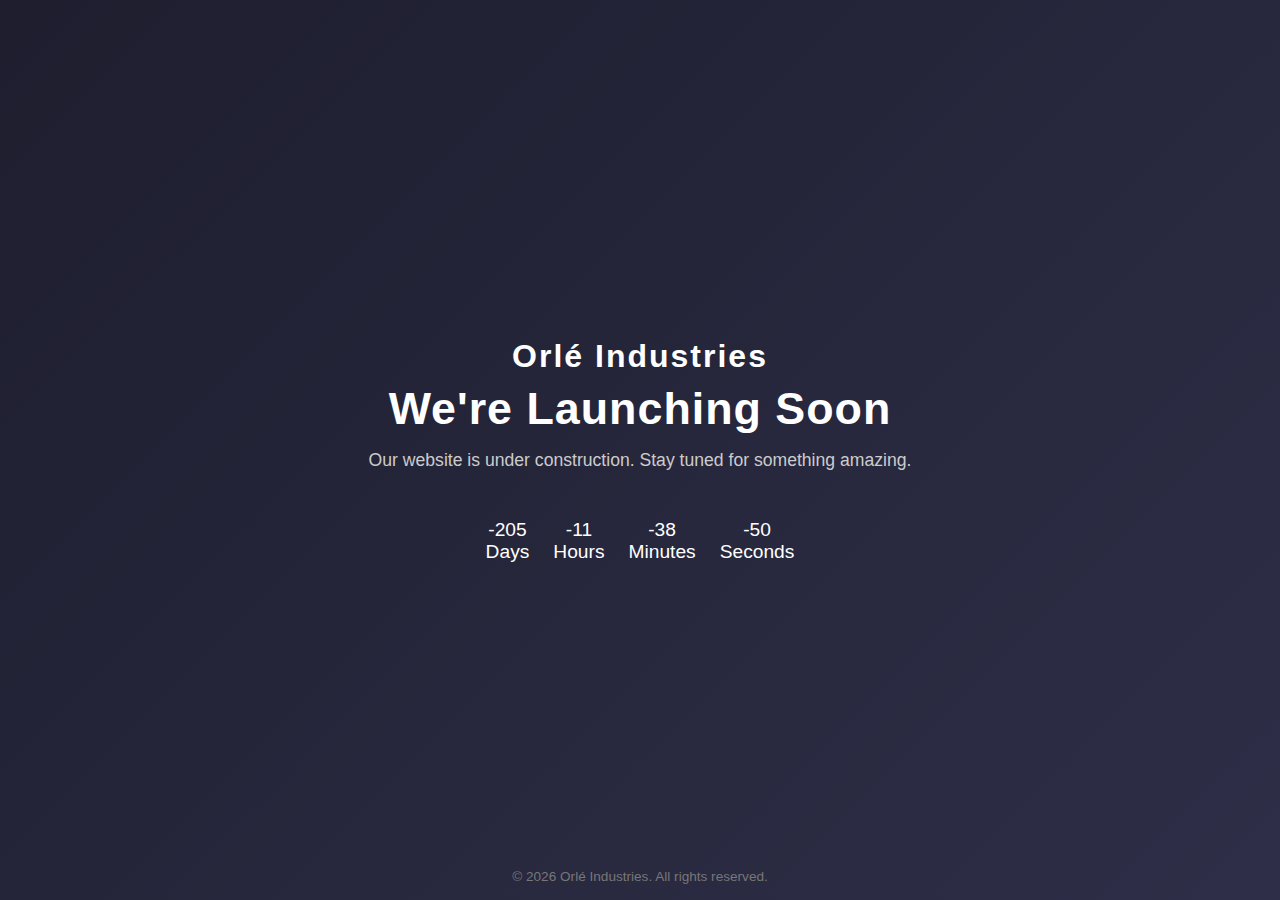
<file: index.html>
<!DOCTYPE html>
<html lang="en">
<head>
  <meta charset="UTF-8" />
  <meta name="viewport" content="width=device-width, initial-scale=1.0"/>
  <title>Orlé Industries | Coming Soon</title>
  <style>
    body {
      margin: 0;
      padding: 0;
      background: linear-gradient(135deg, #1e1e2f, #2e2e48);
      color: #ffffff;
      font-family: 'Segoe UI', Tahoma, Geneva, Verdana, sans-serif;
      display: flex;
      flex-direction: column;
      justify-content: center;
      align-items: center;
      height: 100vh;
      text-align: center;
    }

    h1 {
      font-size: 2.8rem;
      margin: 0;
      letter-spacing: 1px;
    }

    p {
      font-size: 1.1rem;
      color: #ccc;
      margin: 1rem 0 2rem;
    }

    .logo {
      font-size: 2rem;
      font-weight: bold;
      color: #fff;
      letter-spacing: 2px;
      margin-bottom: 0.5rem;
    }

    .countdown {
      display: flex;
      gap: 1.5rem;
      justify-content: center;
      margin-top: 1rem;
    }

    .countdown div {
      font-size: 1.2rem;
    }

    .footer {
      position: absolute;
      bottom: 1rem;
      font-size: 0.85rem;
      color: #777;
    }

    @media (max-width: 600px) {
      h1 { font-size: 2rem; }
      .countdown { gap: 1rem; }
      .countdown div { font-size: 1rem; }
    }
  </style>
</head>
<body>
  <div class="logo">Orlé Industries</div>
  <h1>We're Launching Soon</h1>
  <p>Our website is under construction. Stay tuned for something amazing.</p>

  <div class="countdown" id="countdown">
    <div><span id="days">--</span><br>Days</div>
    <div><span id="hours">--</span><br>Hours</div>
    <div><span id="minutes">--</span><br>Minutes</div>
    <div><span id="seconds">--</span><br>Seconds</div>
  </div>

  <div class="footer">© <span id="year"></span> Orlé Industries. All rights reserved.</div>

  <script>
    //const targetDate = new Date();
    //targetDate.setMonth(targetDate.getMonth() + 1); // Launch in 1 month
    const targetDate = new Date('2026-01-01T00:00:00');


    function updateCountdown() {
      const now = new Date();
      const diff = targetDate - now;

      const days = Math.floor(diff / (1000 * 60 * 60 * 24));
      const hours = Math.floor((diff / (1000 * 60 * 60)) % 24);
      const minutes = Math.floor((diff / (1000 * 60)) % 60);
      const seconds = Math.floor((diff / 1000) % 60);

      document.getElementById("days").textContent = days;
      document.getElementById("hours").textContent = hours;
      document.getElementById("minutes").textContent = minutes;
      document.getElementById("seconds").textContent = seconds;
    }

    document.getElementById("year").textContent = new Date().getFullYear();
    updateCountdown();
    setInterval(updateCountdown, 1000);
  </script>
</body>
</html>
</file>
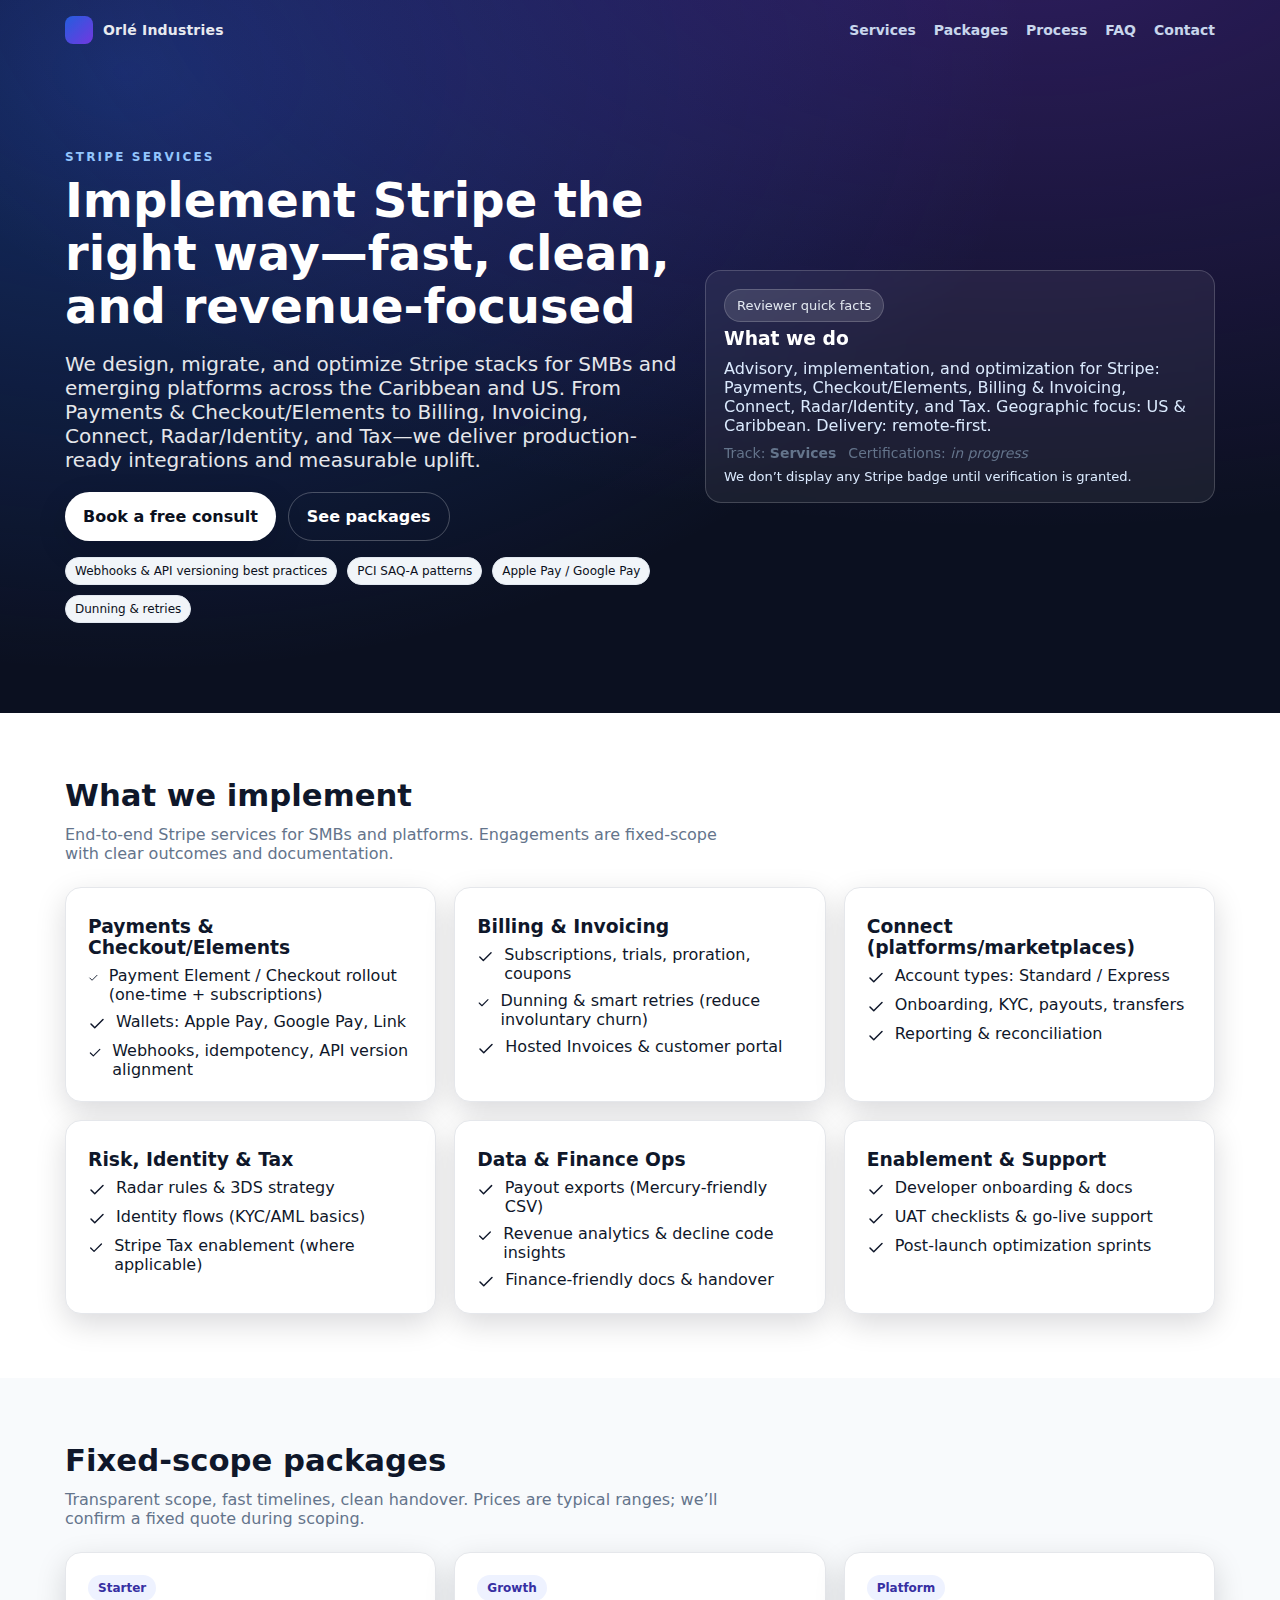
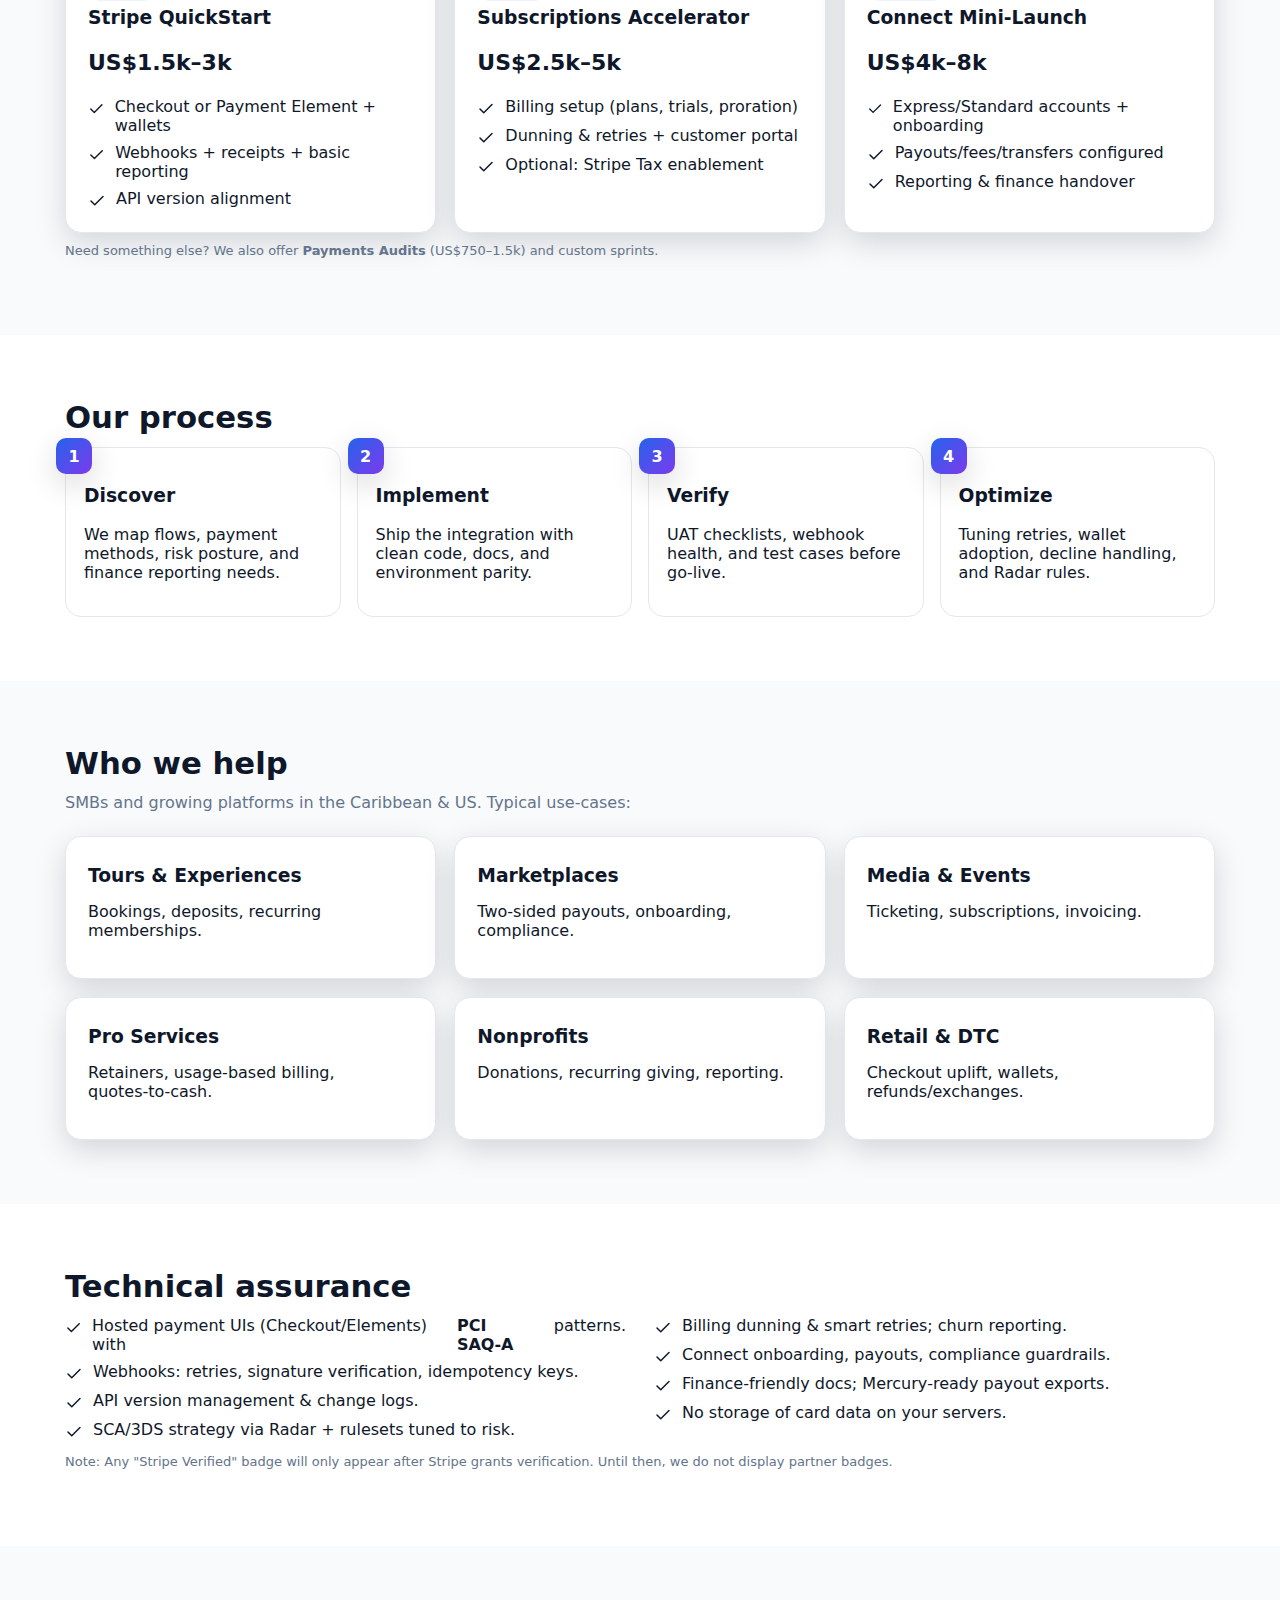
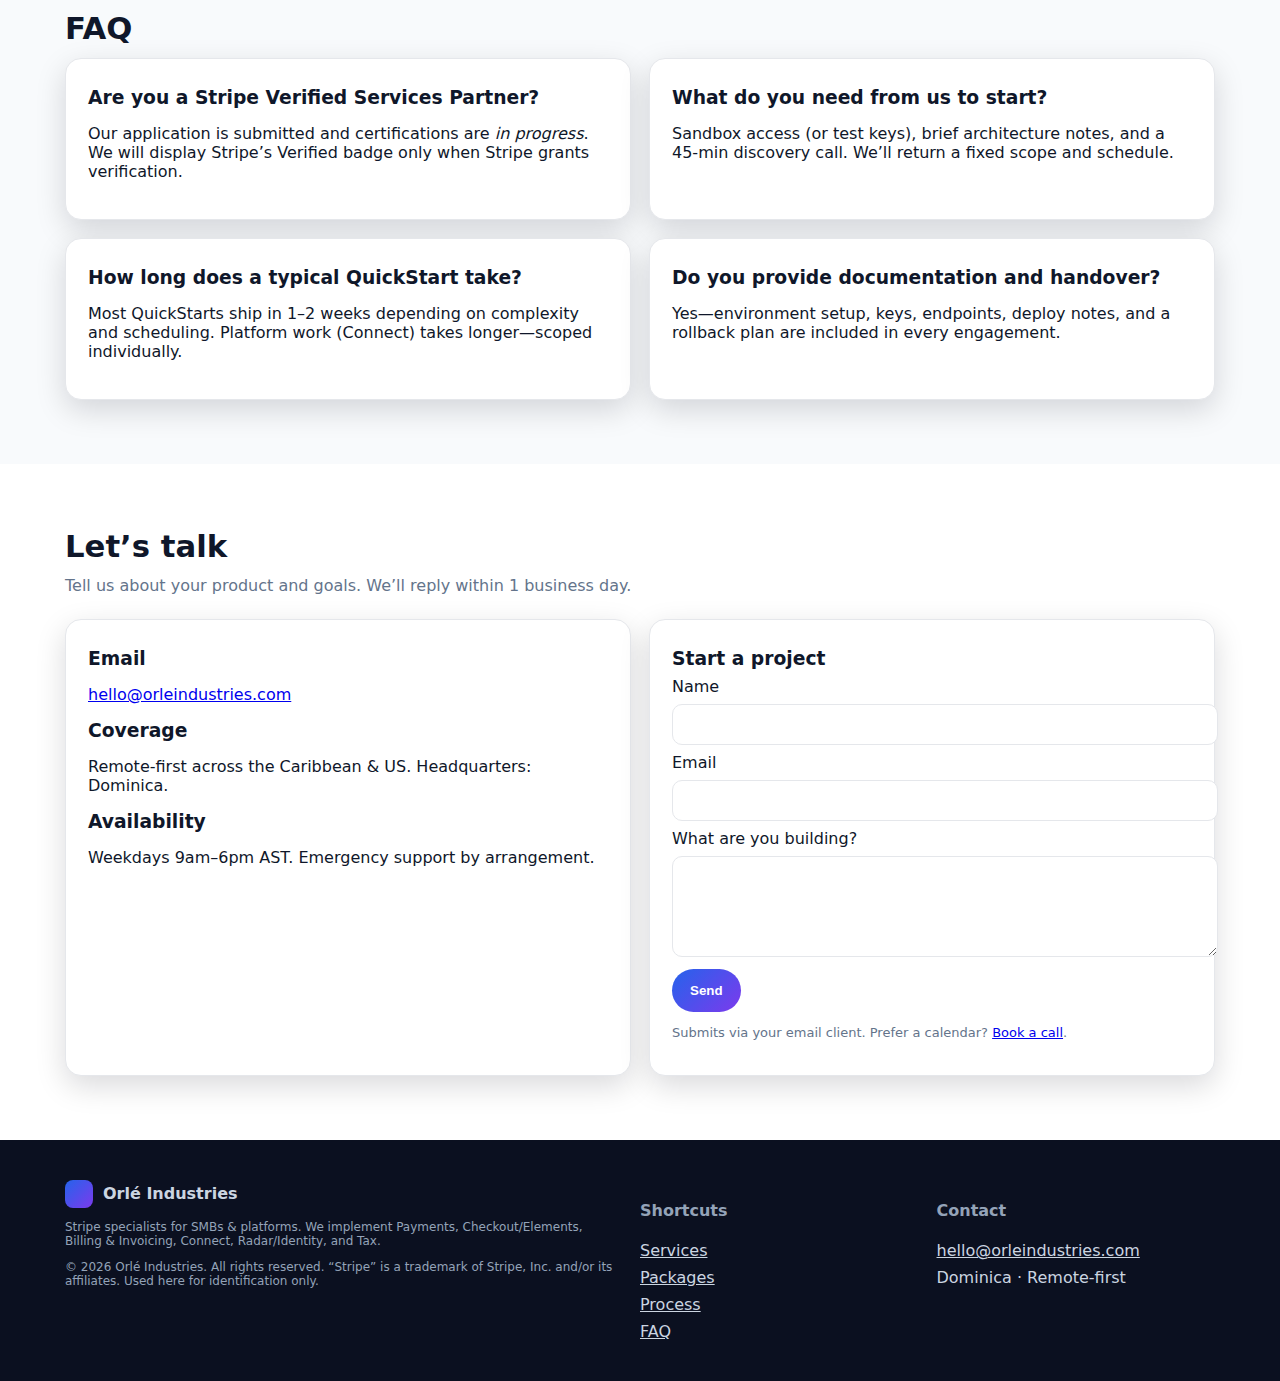
<file: stripe/index.html>
<!doctype html>
<html lang="en">
<head>
  <meta charset="utf-8" />
  <meta name="viewport" content="width=device-width, initial-scale=1" />
  <title>Stripe Implementations & Billing Experts | Orlé Industries</title>
  <meta name="description" content="Orlé Industries is a boutique implementation studio specializing in Stripe—Payments, Checkout/Elements, Billing & Invoicing, Connect, Radar/Identity, and Tax. Fast, clean integrations for SMBs and platforms across the Caribbean & US." />
  <meta name="robots" content="index,follow" />
  <link rel="canonical" href="https://orleindustries.com/stripe" />
  <style>
    :root{
      --bg: #0b1020; /* deep navy */
      --ink: #0f172a; /* slate-900 */
      --ink-2:#1f2937; /* gray-800 */
      --text:#0b1020; /* for light sections */
      --muted:#64748b; /* slate-500 */
      --muted-2:#94a3b8; /* slate-400 */
      --brand:#2563eb; /* blue-600 */
      --brand-2:#7c3aed; /* violet-600 */
      --ok:#16a34a; /* green-600 */
      --warn:#b45309; /* amber-700 */
      --card:#ffffff; 
      --card-2:#f8fafc; /* slate-50 */
      --radius: 16px;
      --shadow: 0 10px 30px rgba(2,6,23,.15);
    }
    html,body{margin:0;padding:0;font-family: ui-sans-serif, system-ui, -apple-system, Segoe UI, Roboto, Ubuntu, Cantarell, "Helvetica Neue", Arial, "Noto Sans", "Apple Color Emoji", "Segoe UI Emoji"; color:#0f172a; background:#fff;}
    /* --- Layout --- */
    .container{max-width:1150px;margin:0 auto;padding:0 20px}
    header.hero{position:relative;overflow:hidden;color:#fff;background: radial-gradient(1200px 600px at 80% -10%, rgba(124,58,237,.3), transparent), radial-gradient(900px 600px at 10% 10%, rgba(37,99,235,.35), transparent), linear-gradient(180deg, #0b1020, #0b1020);}    
    .hero .inner{display:grid;grid-template-columns:1.2fr 1fr;gap:28px;align-items:center;padding:90px 0}
    @media (max-width: 960px){.hero .inner{grid-template-columns:1fr;padding:64px 0}}
    h1{font-size: clamp(28px, 4vw, 48px);line-height:1.1;margin:0 0 14px}
    .lead{font-size: clamp(16px, 1.6vw, 20px);color:#e5e7eb;max-width: 60ch}
    .pill{display:inline-flex;align-items:center;gap:8px;padding:8px 12px;border:1px solid rgba(255,255,255,.18);border-radius:999px;background:rgba(255,255,255,.06);backdrop-filter: blur(6px);font-size:13px;color:#e2e8f0}
    .kicker{color:#93c5fd;text-transform:uppercase;letter-spacing:.18em;font-weight:600;font-size:12px;margin-bottom:10px}

    .btn{appearance:none;border:none;border-radius:999px;padding:14px 18px;font-weight:600;cursor:pointer;display:inline-flex;align-items:center;gap:8px;text-decoration:none}
    .btn-primary{background:#fff;color:#0b1020;box-shadow: var(--shadow)}
    .btn-outline{background:transparent;color:#fff;border:1px solid rgba(255,255,255,.25)}
    .btn:hover{filter:brightness(1.07)}

    .hero-card{background: rgba(255,255,255,.06);border: 1px solid rgba(255,255,255,.18);border-radius: var(--radius);padding:18px;backdrop-filter: blur(8px);}
    .hero-card h3{margin:6px 0 10px;color:#fff}
    .hero-card p{margin:0;color:#dbeafe}

    section{padding:64px 0}
    section.alt{background: var(--card-2)}
    section .section-title{font-size: clamp(22px, 2.4vw, 32px);margin:0 0 12px}
    .sub{color:var(--muted);max-width:65ch;margin:0 0 24px}

    .grid{display:grid;gap:18px}
    .grid.cols-3{grid-template-columns: repeat(3,1fr)}
    .grid.cols-2{grid-template-columns: repeat(2,1fr)}
    @media (max-width: 960px){.grid.cols-3,.grid.cols-2{grid-template-columns:1fr}}

    .card{background:var(--card);border:1px solid #e5e7eb;border-radius:var(--radius);padding:22px;box-shadow: var(--shadow)}
    .card h3{margin:6px 0 8px}
    .meta{display:flex;gap:12px;flex-wrap:wrap;color:var(--muted);font-size:14px}
    .check{display:inline-flex;align-items:center;gap:8px}
    .check svg{flex:0 0 auto}

    .price{font-weight:800;font-size:22px}
    .chip{display:inline-block;padding:6px 10px;border-radius:999px;background:#eef2ff;color:#3730a3;font-size:12px;font-weight:700}
    .tag{display:inline-block;padding:6px 10px;border-radius:999px;background:#ecfeff;color:#155e75;font-size:12px;font-weight:700}

    .list{display:grid;gap:8px;padding-left:0;margin:0}
    .list li{list-style:none;display:flex;align-items:flex-start;gap:10px}
    .list svg{margin-top:3px}

    .cols{columns: 2; column-gap: 28px}
    @media (max-width: 800px){.cols{columns:1}}

    .process{display:grid;gap:16px;grid-template-columns:repeat(4,1fr)}
    @media (max-width: 1000px){.process{grid-template-columns:1fr 1fr}}
    @media (max-width: 640px){.process{grid-template-columns:1fr}}
    .step{position:relative;padding:18px;background:var(--card);border:1px solid #e5e7eb;border-radius:var(--radius)}
    .step .n{position:absolute;top:-10px;left:-10px;height:36px;width:36px;border-radius:10px;background:linear-gradient(135deg,var(--brand),var(--brand-2));color:#fff;display:flex;align-items:center;justify-content:center;font-weight:800;box-shadow: var(--shadow)}

    .note{font-size:13px;color:var(--muted)}
    .ok{color:var(--ok);font-weight:700}
    .warn{color:var(--warn);font-weight:700}

    footer{background:#0b1020;color:#cbd5e1;padding:40px 0}
    footer a{color:#cbd5e1}
    .footer-grid{display:grid;gap:18px;grid-template-columns: 2fr 1fr 1fr}
    @media (max-width: 900px){.footer-grid{grid-template-columns:1fr}}
    .muted{color:#94a3b8}
    .small{font-size:12px}

    nav.top{display:flex;align-items:center;justify-content:space-between;padding:16px 0}
    nav.top a{color:#dbeafe;text-decoration:none;font-weight:600;font-size:14px;opacity:.9}
    nav.top .links{display:flex;gap:18px}
    nav.top .brand{display:flex;align-items:center;gap:10px;color:#fff;text-decoration:none;font-weight:800;letter-spacing:.2px}
    .logo{height:28px;width:28px;border-radius:8px;background:linear-gradient(135deg,var(--brand),var(--brand-2));display:inline-block}

    .badge-row{display:flex;gap:10px;flex-wrap:wrap}
    .badge{font-size:12px;padding:6px 9px;border-radius:999px;background:#f1f5f9;color:#0b1020;border:1px solid #e2e8f0}

    /* Accessibility helpers */
    :focus-visible{outline: 3px solid #60a5fa;outline-offset: 2px}
    a.skip{position:absolute;left:-9999px;top:auto;width:1px;height:1px;overflow:hidden}
    a.skip:focus{position:static;width:auto;height:auto;display:inline-block;padding:8px;background:#fff;border-radius: 6px}
  </style>
  <!-- Structured data for credibility & SEO -->
  <script type="application/ld+json">
  {
    "@context": "https://schema.org",
    "@type": "ProfessionalService",
    "name": "Orlé Industries",
    "url": "https://orleindustries.com/stripe",
    "logo": "https://orleindustries.com/assets/logo.png",
    "areaServed": ["US","Caribbean"],
    "sameAs": ["https://dashboard.stripe.com"],
    "serviceType": "Stripe implementation, Billing & Invoicing, Connect, Radar/Identity",
    "email": "hello@orleindustries.com"
  }
  </script>
</head>
<body>
  <a class="skip" href="#services">Skip to content</a>
  <header class="hero">
    <div class="container">
      <nav class="top" aria-label="Primary">
        <a class="brand" href="/" aria-label="Orlé Industries home">
          <span class="logo" aria-hidden="true"></span>
          Orlé Industries
        </a>
        <div class="links">
          <a href="#services">Services</a>
          <a href="#packages">Packages</a>
          <a href="#process">Process</a>
          <a href="#faq">FAQ</a>
          <a href="#contact">Contact</a>
        </div>
      </nav>
      <div class="inner">
        <div>
          <div class="kicker">Stripe Services</div>
          <h1>Implement Stripe the right way—fast, clean, and revenue-focused</h1>
          <p class="lead">We design, migrate, and optimize Stripe stacks for SMBs and emerging platforms across the Caribbean and US. From Payments & Checkout/Elements to Billing, Invoicing, Connect, Radar/Identity, and Tax—we deliver production-ready integrations and measurable uplift.</p>
          <div style="display:flex;gap:12px;flex-wrap:wrap;margin-top:16px">
            <a class="btn btn-primary" href="#contact">Book a free consult</a>
            <a class="btn btn-outline" href="#packages">See packages</a>
          </div>
          <div style="margin-top:16px" class="badge-row" aria-label="Highlights">
            <span class="badge">Webhooks & API versioning best practices</span>
            <span class="badge">PCI SAQ‑A patterns</span>
            <span class="badge">Apple Pay / Google Pay</span>
            <span class="badge">Dunning & retries</span>
          </div>
        </div>
        <aside class="hero-card" aria-label="Reviewer quick facts">
          <span class="pill">Reviewer quick facts</span>
          <h3>What we do</h3>
          <p>Advisory, implementation, and optimization for Stripe: Payments, Checkout/Elements, Billing & Invoicing, Connect, Radar/Identity, and Tax. Geographic focus: US & Caribbean. Delivery: remote-first.</p>
          <div class="meta" style="margin-top:10px">
            <span>Track: <strong>Services</strong></span>
            <span>Certifications: <em>in progress</em></span>
          </div>
          <p class="note" style="margin-top:8px">We don’t display any Stripe badge until verification is granted.</p>
        </aside>
      </div>
    </div>
  </header>

  <main id="content">
    <section id="services">
      <div class="container">
        <h2 class="section-title">What we implement</h2>
        <p class="sub">End‑to‑end Stripe services for SMBs and platforms. Engagements are fixed‑scope with clear outcomes and documentation.</p>
        <div class="grid cols-3">
          <div class="card">
            <h3>Payments & Checkout/Elements</h3>
            <ul class="list" aria-label="Payments services">
              <li><svg width="18" height="18" viewBox="0 0 24 24" fill="none" aria-hidden="true"><path d="M20 6L9 17l-5-5" stroke="currentColor" stroke-width="2" stroke-linecap="round" stroke-linejoin="round"/></svg> Payment Element / Checkout rollout (one‑time + subscriptions)</li>
              <li><svg width="18" height="18" viewBox="0 0 24 24" fill="none" aria-hidden="true"><path d="M20 6L9 17l-5-5" stroke="currentColor" stroke-width="2" stroke-linecap="round" stroke-linejoin="round"/></svg> Wallets: Apple Pay, Google Pay, Link</li>
              <li><svg width="18" height="18" viewBox="0 0 24 24" fill="none" aria-hidden="true"><path d="M20 6L9 17l-5-5" stroke="currentColor" stroke-width="2" stroke-linecap="round" stroke-linejoin="round"/></svg> Webhooks, idempotency, API version alignment</li>
            </ul>
          </div>
          <div class="card">
            <h3>Billing & Invoicing</h3>
            <ul class="list" aria-label="Billing services">
              <li><svg width="18" height="18" viewBox="0 0 24 24" fill="none" aria-hidden="true"><path d="M20 6L9 17l-5-5" stroke="currentColor" stroke-width="2" stroke-linecap="round" stroke-linejoin="round"/></svg> Subscriptions, trials, proration, coupons</li>
              <li><svg width="18" height="18" viewBox="0 0 24 24" fill="none" aria-hidden="true"><path d="M20 6L9 17l-5-5" stroke="currentColor" stroke-width="2" stroke-linecap="round" stroke-linejoin="round"/></svg> Dunning & smart retries (reduce involuntary churn)</li>
              <li><svg width="18" height="18" viewBox="0 0 24 24" fill="none" aria-hidden="true"><path d="M20 6L9 17l-5-5" stroke="currentColor" stroke-width="2" stroke-linecap="round" stroke-linejoin="round"/></svg> Hosted Invoices & customer portal</li>
            </ul>
          </div>
          <div class="card">
            <h3>Connect (platforms/marketplaces)</h3>
            <ul class="list" aria-label="Connect services">
              <li><svg width="18" height="18" viewBox="0 0 24 24" fill="none" aria-hidden="true"><path d="M20 6L9 17l-5-5" stroke="currentColor" stroke-width="2" stroke-linecap="round" stroke-linejoin="round"/></svg> Account types: Standard / Express</li>
              <li><svg width="18" height="18" viewBox="0 0 24 24" fill="none" aria-hidden="true"><path d="M20 6L9 17l-5-5" stroke="currentColor" stroke-width="2" stroke-linecap="round" stroke-linejoin="round"/></svg> Onboarding, KYC, payouts, transfers</li>
              <li><svg width="18" height="18" viewBox="0 0 24 24" fill="none" aria-hidden="true"><path d="M20 6L9 17l-5-5" stroke="currentColor" stroke-width="2" stroke-linecap="round" stroke-linejoin="round"/></svg> Reporting & reconciliation 
            </ul>
          </div>
          <div class="card">
            <h3>Risk, Identity & Tax</h3>
            <ul class="list" aria-label="Risk & compliance services">
              <li><svg width="18" height="18" viewBox="0 0 24 24" fill="none" aria-hidden="true"><path d="M20 6L9 17l-5-5" stroke="currentColor" stroke-width="2" stroke-linecap="round" stroke-linejoin="round"/></svg> Radar rules & 3DS strategy</li>
              <li><svg width="18" height="18" viewBox="0 0 24 24" fill="none" aria-hidden="true"><path d="M20 6L9 17l-5-5" stroke="currentColor" stroke-width="2" stroke-linecap="round" stroke-linejoin="round"/></svg> Identity flows (KYC/AML basics)</li>
              <li><svg width="18" height="18" viewBox="0 0 24 24" fill="none" aria-hidden="true"><path d="M20 6L9 17l-5-5" stroke="currentColor" stroke-width="2" stroke-linecap="round" stroke-linejoin="round"/></svg> Stripe Tax enablement (where applicable)</li>
            </ul>
          </div>
          <div class="card">
            <h3>Data & Finance Ops</h3>
            <ul class="list" aria-label="Data & reconciliation services">
              <li><svg width="18" height="18" viewBox="0 0 24 24" fill="none" aria-hidden="true"><path d="M20 6L9 17l-5-5" stroke="currentColor" stroke-width="2" stroke-linecap="round" stroke-linejoin="round"/></svg> Payout exports (Mercury‑friendly CSV)</li>
              <li><svg width="18" height="18" viewBox="0 0 24 24" fill="none" aria-hidden="true"><path d="M20 6L9 17l-5-5" stroke="currentColor" stroke-width="2" stroke-linecap="round" stroke-linejoin="round"/></svg> Revenue analytics & decline code insights</li>
              <li><svg width="18" height="18" viewBox="0 0 24 24" fill="none" aria-hidden="true"><path d="M20 6L9 17l-5-5" stroke="currentColor" stroke-width="2" stroke-linecap="round" stroke-linejoin="round"/></svg> Finance‑friendly docs & handover</li>
            </ul>
          </div>
          <div class="card">
            <h3>Enablement & Support</h3>
            <ul class="list" aria-label="Enablement services">
              <li><svg width="18" height="18" viewBox="0 0 24 24" fill="none" aria-hidden="true"><path d="M20 6L9 17l-5-5" stroke="currentColor" stroke-width="2" stroke-linecap="round" stroke-linejoin="round"/></svg> Developer onboarding & docs</li>
              <li><svg width="18" height="18" viewBox="0 0 24 24" fill="none" aria-hidden="true"><path d="M20 6L9 17l-5-5" stroke="currentColor" stroke-width="2" stroke-linecap="round" stroke-linejoin="round"/></svg> UAT checklists & go‑live support</li>
              <li><svg width="18" height="18" viewBox="0 0 24 24" fill="none" aria-hidden="true"><path d="M20 6L9 17l-5-5" stroke="currentColor" stroke-width="2" stroke-linecap="round" stroke-linejoin="round"/></svg> Post‑launch optimization sprints</li>
            </ul>
          </div>
        </div>
      </div>
    </section>

    <section id="packages" class="alt">
      <div class="container">
        <h2 class="section-title">Fixed‑scope packages</h2>
        <p class="sub">Transparent scope, fast timelines, clean handover. Prices are typical ranges; we’ll confirm a fixed quote during scoping.</p>
        <div class="grid cols-3">
          <div class="card">
            <div class="chip">Starter</div>
            <h3>Stripe QuickStart</h3>
            <p class="price">US$1.5k–3k</p>
            <ul class="list">
              <li><svg width="18" height="18" viewBox="0 0 24 24" fill="none"><path d="M20 6L9 17l-5-5" stroke="currentColor" stroke-width="2" stroke-linecap="round" stroke-linejoin="round"/></svg> Checkout or Payment Element + wallets</li>
              <li><svg width="18" height="18" viewBox="0 0 24 24" fill="none"><path d="M20 6L9 17l-5-5" stroke="currentColor" stroke-width="2" stroke-linecap="round" stroke-linejoin="round"/></svg> Webhooks + receipts + basic reporting</li>
              <li><svg width="18" height="18" viewBox="0 0 24 24" fill="none"><path d="M20 6L9 17l-5-5" stroke="currentColor" stroke-width="2" stroke-linecap="round" stroke-linejoin="round"/></svg> API version alignment</li>
            </ul>
          </div>
          <div class="card">
            <div class="chip">Growth</div>
            <h3>Subscriptions Accelerator</h3>
            <p class="price">US$2.5k–5k</p>
            <ul class="list">
              <li><svg width="18" height="18" viewBox="0 0 24 24" fill="none"><path d="M20 6L9 17l-5-5" stroke="currentColor" stroke-width="2" stroke-linecap="round" stroke-linejoin="round"/></svg> Billing setup (plans, trials, proration)</li>
              <li><svg width="18" height="18" viewBox="0 0 24 24" fill="none"><path d="M20 6L9 17l-5-5" stroke="currentColor" stroke-width="2" stroke-linecap="round" stroke-linejoin="round"/></svg> Dunning & retries + customer portal</li>
              <li><svg width="18" height="18" viewBox="0 0 24 24" fill="none"><path d="M20 6L9 17l-5-5" stroke="currentColor" stroke-width="2" stroke-linecap="round" stroke-linejoin="round"/></svg> Optional: Stripe Tax enablement</li>
            </ul>
          </div>
          <div class="card">
            <div class="chip">Platform</div>
            <h3>Connect Mini‑Launch</h3>
            <p class="price">US$4k–8k</p>
            <ul class="list">
              <li><svg width="18" height="18" viewBox="0 0 24 24" fill="none"><path d="M20 6L9 17l-5-5" stroke="currentColor" stroke-width="2" stroke-linecap="round" stroke-linejoin="round"/></svg> Express/Standard accounts + onboarding</li>
              <li><svg width="18" height="18" viewBox="0 0 24 24" fill="none"><path d="M20 6L9 17l-5-5" stroke="currentColor" stroke-width="2" stroke-linecap="round" stroke-linejoin="round"/></svg> Payouts/fees/transfers configured</li>
              <li><svg width="18" height="18" viewBox="0 0 24 24" fill="none"><path d="M20 6L9 17l-5-5" stroke="currentColor" stroke-width="2" stroke-linecap="round" stroke-linejoin="round"/></svg> Reporting & finance handover</li>
            </ul>
          </div>
        </div>
        <p class="note" style="margin-top:10px">Need something else? We also offer <strong>Payments Audits</strong> (US$750–1.5k) and custom sprints.</p>
      </div>
    </section>

    <section id="process">
      <div class="container">
        <h2 class="section-title">Our process</h2>
        <div class="process">
          <div class="step"><div class="n" aria-hidden="true">1</div><h3>Discover</h3><p>We map flows, payment methods, risk posture, and finance reporting needs.</p></div>
          <div class="step"><div class="n" aria-hidden="true">2</div><h3>Implement</h3><p>Ship the integration with clean code, docs, and environment parity.</p></div>
          <div class="step"><div class="n" aria-hidden="true">3</div><h3>Verify</h3><p>UAT checklists, webhook health, and test cases before go‑live.</p></div>
          <div class="step"><div class="n" aria-hidden="true">4</div><h3>Optimize</h3><p>Tuning retries, wallet adoption, decline handling, and Radar rules.</p></div>
        </div>
      </div>
    </section>

    <section id="industries" class="alt">
      <div class="container">
        <h2 class="section-title">Who we help</h2>
        <p class="sub">SMBs and growing platforms in the Caribbean & US. Typical use‑cases:</p>
        <div class="grid cols-3">
          <div class="card"><h3>Tours & Experiences</h3><p>Bookings, deposits, recurring memberships.</p></div>
          <div class="card"><h3>Marketplaces</h3><p>Two‑sided payouts, onboarding, compliance.</p></div>
          <div class="card"><h3>Media & Events</h3><p>Ticketing, subscriptions, invoicing.</p></div>
          <div class="card"><h3>Pro Services</h3><p>Retainers, usage‑based billing, quotes‑to‑cash.</p></div>
          <div class="card"><h3>Nonprofits</h3><p>Donations, recurring giving, reporting.</p></div>
          <div class="card"><h3>Retail & DTC</h3><p>Checkout uplift, wallets, refunds/exchanges.</p></div>
        </div>
      </div>
    </section>

    <section id="assurance">
      <div class="container">
        <h2 class="section-title">Technical assurance</h2>
        <div class="cols">
          <ul class="list">
            <li><svg width="18" height="18" viewBox="0 0 24 24" fill="none"><path d="M20 6L9 17l-5-5" stroke="currentColor" stroke-width="2" stroke-linecap="round" stroke-linejoin="round"/></svg> Hosted payment UIs (Checkout/Elements) with <strong>PCI SAQ‑A</strong> patterns.</li>
            <li><svg width="18" height="18" viewBox="0 0 24 24" fill="none"><path d="M20 6L9 17l-5-5" stroke="currentColor" stroke-width="2" stroke-linecap="round" stroke-linejoin="round"/></svg> Webhooks: retries, signature verification, idempotency keys.</li>
            <li><svg width="18" height="18" viewBox="0 0 24 24" fill="none"><path d="M20 6L9 17l-5-5" stroke="currentColor" stroke-width="2" stroke-linecap="round" stroke-linejoin="round"/></svg> API version management & change logs.</li>
            <li><svg width="18" height="18" viewBox="0 0 24 24" fill="none"><path d="M20 6L9 17l-5-5" stroke="currentColor" stroke-width="2" stroke-linecap="round" stroke-linejoin="round"/></svg> SCA/3DS strategy via Radar + rulesets tuned to risk.</li>
          </ul>
          <ul class="list">
            <li><svg width="18" height="18" viewBox="0 0 24 24" fill="none"><path d="M20 6L9 17l-5-5" stroke="currentColor" stroke-width="2" stroke-linecap="round" stroke-linejoin="round"/></svg> Billing dunning & smart retries; churn reporting.</li>
            <li><svg width="18" height="18" viewBox="0 0 24 24" fill="none"><path d="M20 6L9 17l-5-5" stroke="currentColor" stroke-width="2" stroke-linecap="round" stroke-linejoin="round"/></svg> Connect onboarding, payouts, compliance guardrails.</li>
            <li><svg width="18" height="18" viewBox="0 0 24 24" fill="none"><path d="M20 6L9 17l-5-5" stroke="currentColor" stroke-width="2" stroke-linecap="round" stroke-linejoin="round"/></svg> Finance‑friendly docs; Mercury‑ready payout exports.</li>
            <li><svg width="18" height="18" viewBox="0 0 24 24" fill="none"><path d="M20 6L9 17l-5-5" stroke="currentColor" stroke-width="2" stroke-linecap="round" stroke-linejoin="round"/></svg> No storage of card data on your servers.</li>
          </ul>
        </div>
        <p class="note">Note: Any "Stripe Verified" badge will only appear after Stripe grants verification. Until then, we do not display partner badges.</p>
      </div>
    </section>

    <section id="faq" class="alt">
      <div class="container">
        <h2 class="section-title">FAQ</h2>
        <div class="grid cols-2">
          <div class="card">
            <h3>Are you a Stripe Verified Services Partner?</h3>
            <p>Our application is submitted and certifications are <em>in progress</em>. We will display Stripe’s Verified badge only when Stripe grants verification.</p>
          </div>
          <div class="card">
            <h3>What do you need from us to start?</h3>
            <p>Sandbox access (or test keys), brief architecture notes, and a 45‑min discovery call. We’ll return a fixed scope and schedule.</p>
          </div>
          <div class="card">
            <h3>How long does a typical QuickStart take?</h3>
            <p>Most QuickStarts ship in 1–2 weeks depending on complexity and scheduling. Platform work (Connect) takes longer—scoped individually.</p>
          </div>
          <div class="card">
            <h3>Do you provide documentation and handover?</h3>
            <p>Yes—environment setup, keys, endpoints, deploy notes, and a rollback plan are included in every engagement.</p>
          </div>
        </div>
      </div>
    </section>

    <section id="contact">
      <div class="container">
        <h2 class="section-title">Let’s talk</h2>
        <p class="sub">Tell us about your product and goals. We’ll reply within 1 business day.</p>
        <div class="grid cols-2">
          <div class="card">
            <h3>Email</h3>
            <p><a href="mailto:hello@orleindustries.com">hello@orleindustries.com</a></p>
            <h3>Coverage</h3>
            <p>Remote‑first across the Caribbean & US. Headquarters: Dominica.</p>
            <h3>Availability</h3>
            <p>Weekdays 9am–6pm AST. Emergency support by arrangement.</p>
          </div>
          <div class="card">
            <h3>Start a project</h3>
            <form action="mailto:hello@orleindustries.com" method="post" enctype="text/plain" onsubmit="this.querySelector('button').disabled=true;">
              <label for="name">Name</label><br />
              <input id="name" name="name" required style="width:100%;padding:12px;border:1px solid #e5e7eb;border-radius:10px;margin:8px 0" />
              <label for="email">Email</label><br />
              <input id="email" name="email" type="email" required style="width:100%;padding:12px;border:1px solid #e5e7eb;border-radius:10px;margin:8px 0" />
              <label for="msg">What are you building?</label><br />
              <textarea id="msg" name="message" rows="5" required style="width:100%;padding:12px;border:1px solid #e5e7eb;border-radius:10px;margin:8px 0"></textarea>
              <button class="btn" type="submit" style="background:linear-gradient(135deg,var(--brand),var(--brand-2));color:#fff">Send</button>
              <p class="note">Submits via your email client. Prefer a calendar? <a href="#" aria-disabled="true" onclick="alert('Add your scheduling link here.');return false;">Book a call</a>.</p>
            </form>
          </div>
        </div>
      </div>
    </section>
  </main>

  <footer>
    <div class="container footer-grid">
      <div>
        <div class="brand" style="display:flex;align-items:center;gap:10px"><span class="logo" aria-hidden="true"></span><strong>Orlé Industries</strong></div>
        <p class="muted small">Stripe specialists for SMBs & platforms. We implement Payments, Checkout/Elements, Billing & Invoicing, Connect, Radar/Identity, and Tax.</p>
        <p class="small muted">© <span id="y"></span> Orlé Industries. All rights reserved. “Stripe” is a trademark of Stripe, Inc. and/or its affiliates. Used here for identification only.</p>
      </div>
      <div>
        <h4 class="muted">Shortcuts</h4>
        <ul class="list">
          <li><a href="#services">Services</a></li>
          <li><a href="#packages">Packages</a></li>
          <li><a href="#process">Process</a></li>
          <li><a href="#faq">FAQ</a></li>
        </ul>
      </div>
      <div>
        <h4 class="muted">Contact</h4>
        <ul class="list">
          <li><a href="mailto:hello@orleindustries.com">hello@orleindustries.com</a></li>
          <li>Dominica · Remote‑first</li>
        </ul>
      </div>
    </div>
  </footer>

  <script>
    document.getElementById('y').textContent = new Date().getFullYear();
  </script>

  <!-- Reviewer notes (not visible to users):
    • This /stripe page clearly lists: services, packages, geography, process, and contact.
    • No Stripe partner badges are displayed until verified; wording avoids misrepresentation.
    • If needed, add case studies once available; avoid disclosing confidential metrics.
  -->
</body>
</html>
</file>
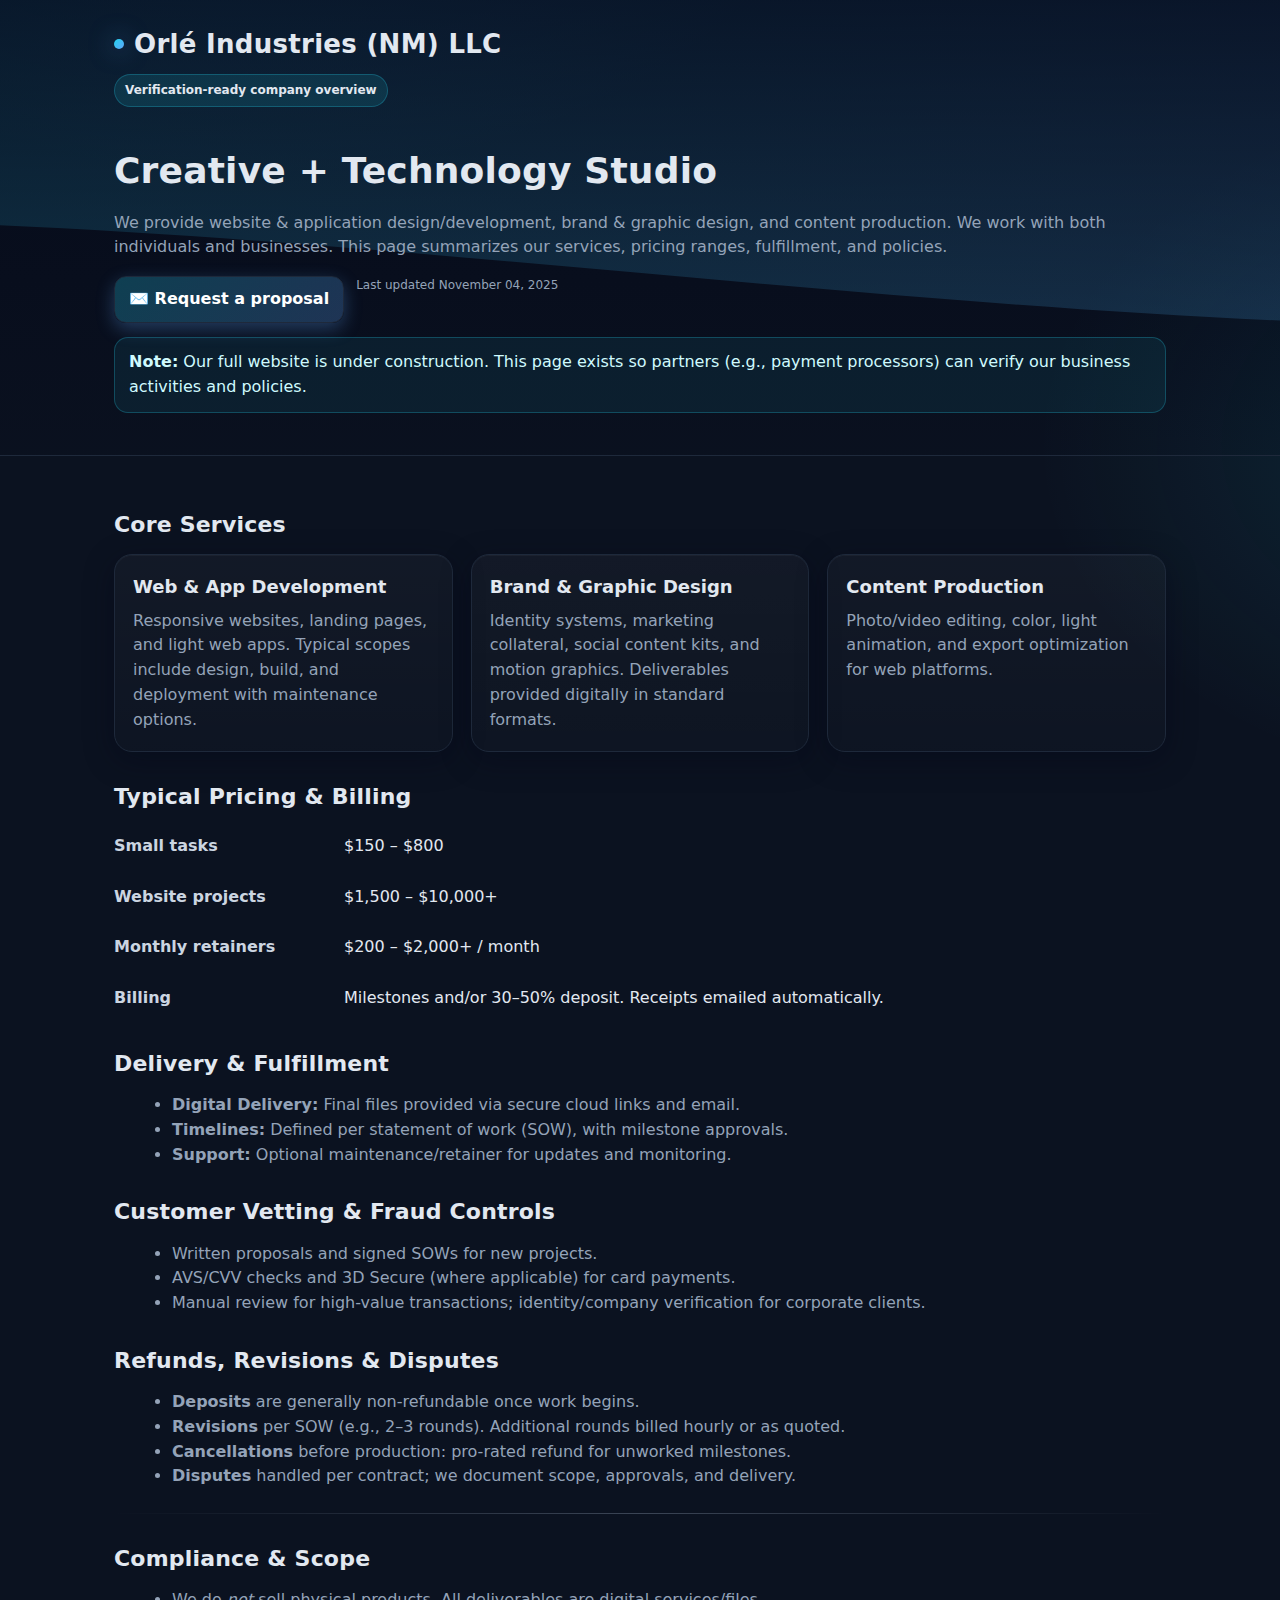
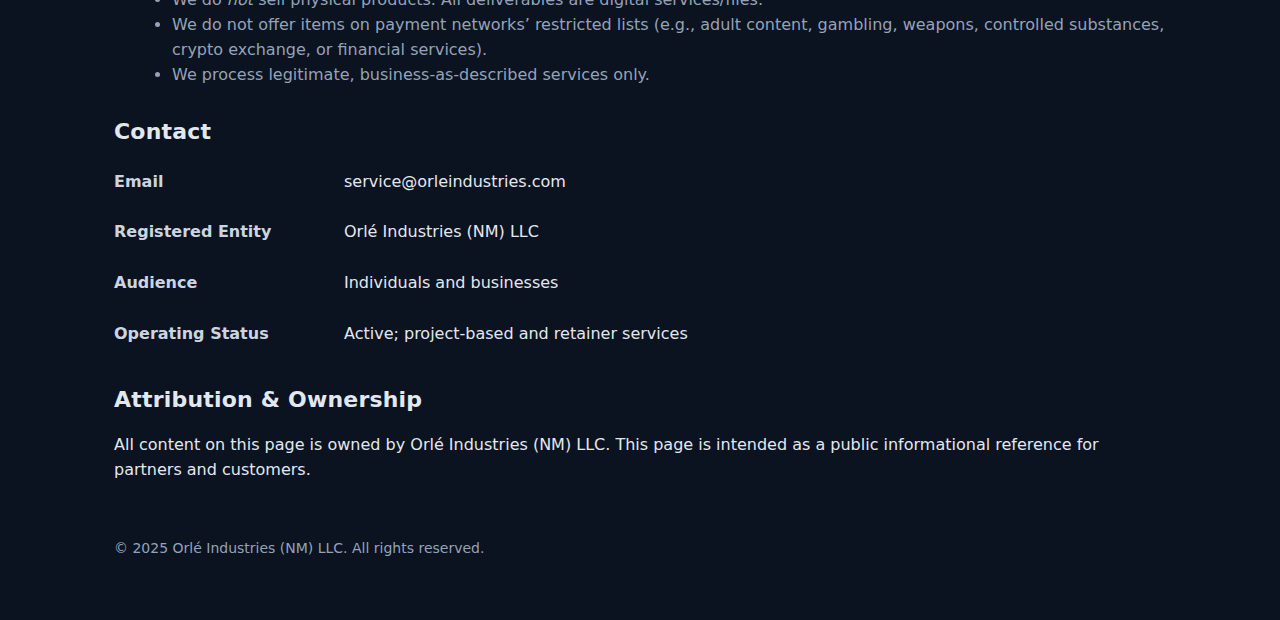
<file: temp/index.html>
<!doctype html>
<html lang="en">
<head>
  <meta charset="utf-8" />
  <meta name="viewport" content="width=device-width, initial-scale=1" />
  <title>Orlé Industries (NM) LLC — Services & Policies</title>
  <link rel="stylesheet" href="styles.css" />
  <meta name="description" content="Orlé Industries (NM) LLC is a creative + technology studio offering web/app development, brand & graphic design, and digital content services. No physical goods.">
</head>
<body>
  <header class="header">
    <div class="container">
      <div class="brand"><span class="brand-dot"></span> Orlé Industries (NM) LLC</div>
      <div style="margin-top:10px;">
        <span class="badge">Verification-ready company overview</span>
      </div>
      <div class="hero">
        <h1>Creative + Technology Studio</h1>
        <p>We provide website & application design/development, brand & graphic design, and content production. We work with both individuals and businesses. This page summarizes our services, pricing ranges, fulfillment, and policies.</p>
        <div class="btnrow">
          <a class="btn" href="mailto:service@orleindustries.com?subject=Project%20Inquiry">✉️ Request a proposal</a>
          <span class="small">Last updated November 04, 2025</span>
        </div>
        <div class="section notice" style="margin-top:14px;">
          <strong>Note:</strong> Our full website is under construction. This page exists so partners (e.g., payment processors) can verify our business activities and policies.
        </div>
      </div>
    </div>
  </header>

  <main class="container">
    <section class="section">
      <h2>Core Services</h2>
      <div class="grid">
        <div class="card">
          <h3>Web & App Development</h3>
          <p>Responsive websites, landing pages, and light web apps. Typical scopes include design, build, and deployment with maintenance options.</p>
        </div>
        <div class="card">
          <h3>Brand & Graphic Design</h3>
          <p>Identity systems, marketing collateral, social content kits, and motion graphics. Deliverables provided digitally in standard formats.</p>
        </div>
        <div class="card">
          <h3>Content Production</h3>
          <p>Photo/video editing, color, light animation, and export optimization for web platforms.</p>
        </div>
      </div>
    </section>

    <section class="section">
      <h2>Typical Pricing & Billing</h2>
      <div class="kv">
        <div><strong>Small tasks</strong></div>
        <div>$150 – $800</div>
        <div><strong>Website projects</strong></div>
        <div>$1,500 – $10,000+</div>
        <div><strong>Monthly retainers</strong></div>
        <div>$200 – $2,000+ / month</div>
        <div><strong>Billing</strong></div>
        <div>Milestones and/or 30–50% deposit. Receipts emailed automatically.</div>
      </div>
    </section>

    <section class="section">
      <h2>Delivery & Fulfillment</h2>
      <ul>
        <li><strong>Digital Delivery:</strong> Final files provided via secure cloud links and email.</li>
        <li><strong>Timelines:</strong> Defined per statement of work (SOW), with milestone approvals.</li>
        <li><strong>Support:</strong> Optional maintenance/retainer for updates and monitoring.</li>
      </ul>
    </section>

    <section class="section">
      <h2>Customer Vetting & Fraud Controls</h2>
      <ul>
        <li>Written proposals and signed SOWs for new projects.</li>
        <li>AVS/CVV checks and 3D Secure (where applicable) for card payments.</li>
        <li>Manual review for high-value transactions; identity/company verification for corporate clients.</li>
      </ul>
    </section>

    <section class="section">
      <h2>Refunds, Revisions & Disputes</h2>
      <ul>
        <li><strong>Deposits</strong> are generally non-refundable once work begins.</li>
        <li><strong>Revisions</strong> per SOW (e.g., 2–3 rounds). Additional rounds billed hourly or as quoted.</li>
        <li><strong>Cancellations</strong> before production: pro-rated refund for unworked milestones.</li>
        <li><strong>Disputes</strong> handled per contract; we document scope, approvals, and delivery.</li>
      </ul>
    </section>

    <hr class="sep" />

    <section class="section">
      <h2>Compliance & Scope</h2>
      <ul>
        <li>We do <em>not</em> sell physical products. All deliverables are digital services/files.</li>
        <li>We do not offer items on payment networks’ restricted lists (e.g., adult content, gambling, weapons, controlled substances, crypto exchange, or financial services).</li>
        <li>We process legitimate, business-as-described services only.</li>
      </ul>
    </section>

    <section class="section">
      <h2>Contact</h2>
      <div class="kv">
        <div><strong>Email</strong></div>
        <div><a href="mailto:service@orleindustries.com">service@orleindustries.com</a></div>
        <div><strong>Registered Entity</strong></div>
        <div>Orlé Industries (NM) LLC</div>
        <div><strong>Audience</strong></div>
        <div>Individuals and businesses</div>
        <div><strong>Operating Status</strong></div>
        <div>Active; project-based and retainer services</div>
      </div>
    </section>

    <section class="section">
      <h2>Attribution & Ownership</h2>
      <p>All content on this page is owned by Orlé Industries (NM) LLC. This page is intended as a public informational reference for partners and customers.</p>
    </section>

    <footer class="footer">
      <div>© 2025 Orlé Industries (NM) LLC. All rights reserved.</div>
    </footer>
  </main>
</body>
</html>
</file>
<file: temp/styles.css>
:root{
  --bg:#0b1220;
  --panel:#0f172a;
  --card:#0b1324;
  --text:#e2e8f0;
  --muted:#94a3b8;
  --line:#1e293b;
  --accent:#22d3ee;
  --accent-2:#60a5fa;
  --ring: rgba(96,165,250,.3);
}
* { box-sizing: border-box; }
html, body { margin: 0; padding: 0; background: radial-gradient(1200px 800px at 20% -10%, rgba(96,165,250,.15), transparent 50%), radial-gradient(1000px 700px at 120% 20%, rgba(34,211,238,.12), transparent 50%), var(--bg); color: var(--text); font-family: ui-sans-serif, system-ui, -apple-system, Segoe UI, Roboto, Ubuntu, 'Helvetica Neue', Arial, 'Noto Sans', 'Apple Color Emoji', 'Segoe UI Emoji', 'Segoe UI Symbol'; line-height: 1.55; }
a { text-decoration: none; color: inherit; }
.container { max-width: 1100px; margin: 0 auto; padding: 24px; }
.header { position: relative; background: linear-gradient(180deg, rgba(2,6,23,.7), rgba(2,6,23,.1)), url('data:image/svg+xml;utf8,<svg xmlns=%22http://www.w3.org/2000/svg%22 viewBox=%220 0 1200 200%22><defs><linearGradient id=%22g%22 x1=%220%22 x2=%221%22><stop offset=%220%22 stop-color=%22%2322d3ee%22/><stop offset=%221%22 stop-color=%22%2360a5fa%22/></linearGradient></defs><path d=%22M0 120 C 300 40 900 200 1200 120 L1200 0 L0 0 Z%22 fill=%22url(%23g)%22 opacity=%220.25%22/></svg>') no-repeat center/cover; border-bottom: 1px solid var(--line); }
.header .brand { font-weight: 800; font-size: 26px; letter-spacing: .3px; display: inline-flex; align-items: center; gap: 10px; }
.brand-dot{ width:10px; height:10px; border-radius:999px; background: linear-gradient(135deg, var(--accent), var(--accent-2)); box-shadow: 0 0 24px rgba(96,165,250,.6); }
.badge { display: inline-block; padding: 6px 10px; border-radius: 999px; background: rgba(34,211,238,.12); color: var(--text); font-size: 12px; font-weight: 600; border: 1px solid rgba(34,211,238,.25); }
.hero { padding: 36px 0 18px; }
.hero h1 { margin: 0 0 12px; font-size: 36px; letter-spacing:.2px; }
.hero p { margin: 0; color: var(--muted); }
.grid { display: grid; grid-template-columns: repeat(3, minmax(0, 1fr)); gap: 18px; }
.card { background: linear-gradient(180deg, rgba(255,255,255,.03), rgba(255,255,255,.01)); border: 1px solid var(--line); border-radius: 18px; padding: 18px; box-shadow: 0 8px 30px rgba(2,6,23,.35), inset 0 1px 0 rgba(255,255,255,.04); transition: transform .2s ease, box-shadow .2s ease, border-color .2s ease; }
.card:hover { transform: translateY(-2px); box-shadow: 0 12px 36px rgba(2,6,23,.5); border-color: rgba(96,165,250,.35); }
.card h3 { margin: 0 0 8px; font-size: 18px; }
.card p { margin: 0; color: var(--muted); }
.section { margin-top: 28px; }
.section h2 { font-size: 22px; margin: 0 0 12px; letter-spacing:.2px; }
.kv { display: grid; grid-template-columns: 220px 1fr; gap: 10px; align-items: start; }
.kv div { padding: 8px 0; }
.kv strong{ color:#cbd5e1; }
.notice { background: rgba(34,211,238,.08); border: 1px solid rgba(34,211,238,.25); color: #cffafe; border-radius: 14px; padding: 12px 14px; }
ul { margin: 8px 0 0 18px; color: var(--muted); }
.footer { margin-top: 40px; padding: 16px 0 36px; color: var(--muted); font-size: 14px; }
.btnrow{ display:flex; gap:12px; margin-top:16px; }
.btn{ display:inline-flex; align-items:center; gap:8px; padding:10px 14px; border-radius:12px; border:1px solid var(--line); background: linear-gradient(135deg, rgba(34,211,238,.25), rgba(96,165,250,.25)); color: white; font-weight:600; box-shadow: 0 6px 18px var(--ring); transition: transform .15s ease, box-shadow .2s ease; }
.btn:hover{ transform: translateY(-1px); box-shadow: 0 10px 22px var(--ring); }
.small{ font-size:12px; color: var(--muted); }
hr.sep{ border:none; height:1px; background: linear-gradient(90deg, transparent, rgba(148,163,184,.35), transparent); margin: 24px 0; }
@media (max-width: 900px) {
  .grid { grid-template-columns: 1fr; }
  .kv { grid-template-columns: 1fr; }
  .hero h1 { font-size: 28px; }
}
</file>
